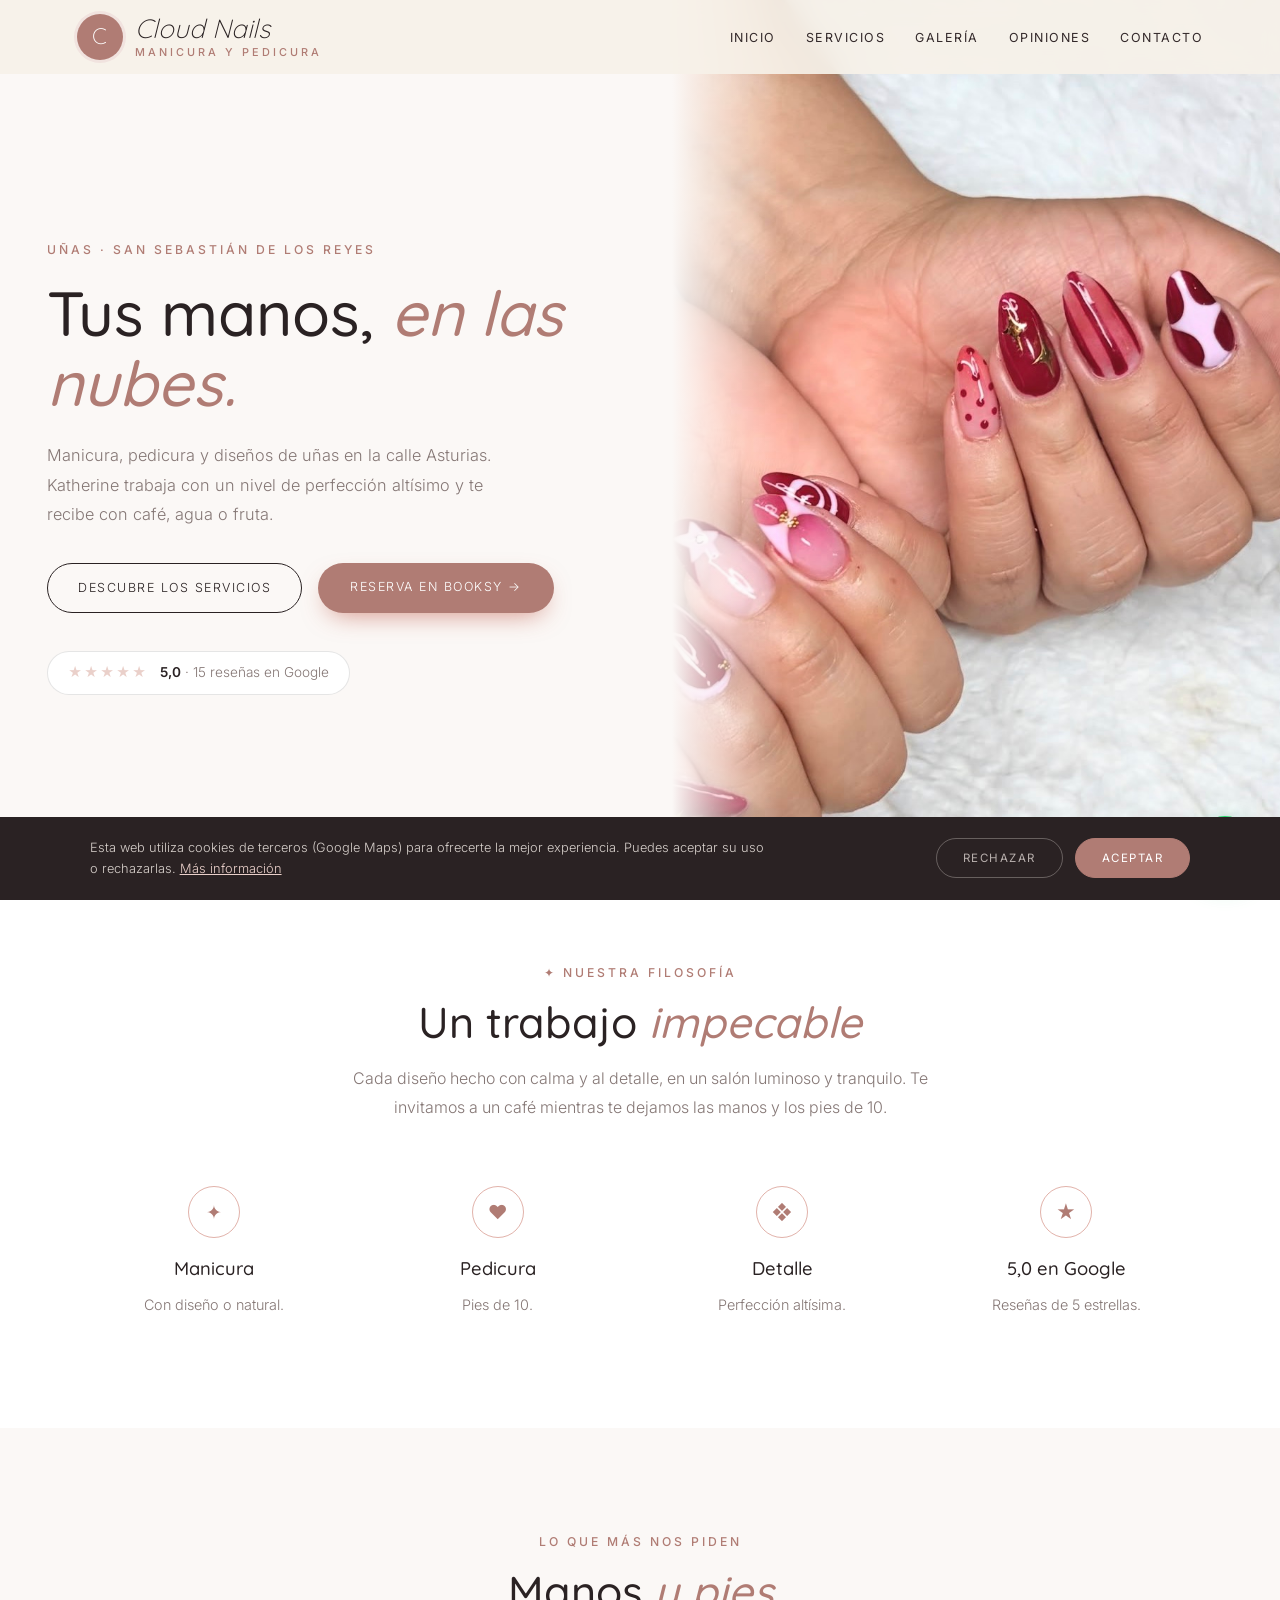
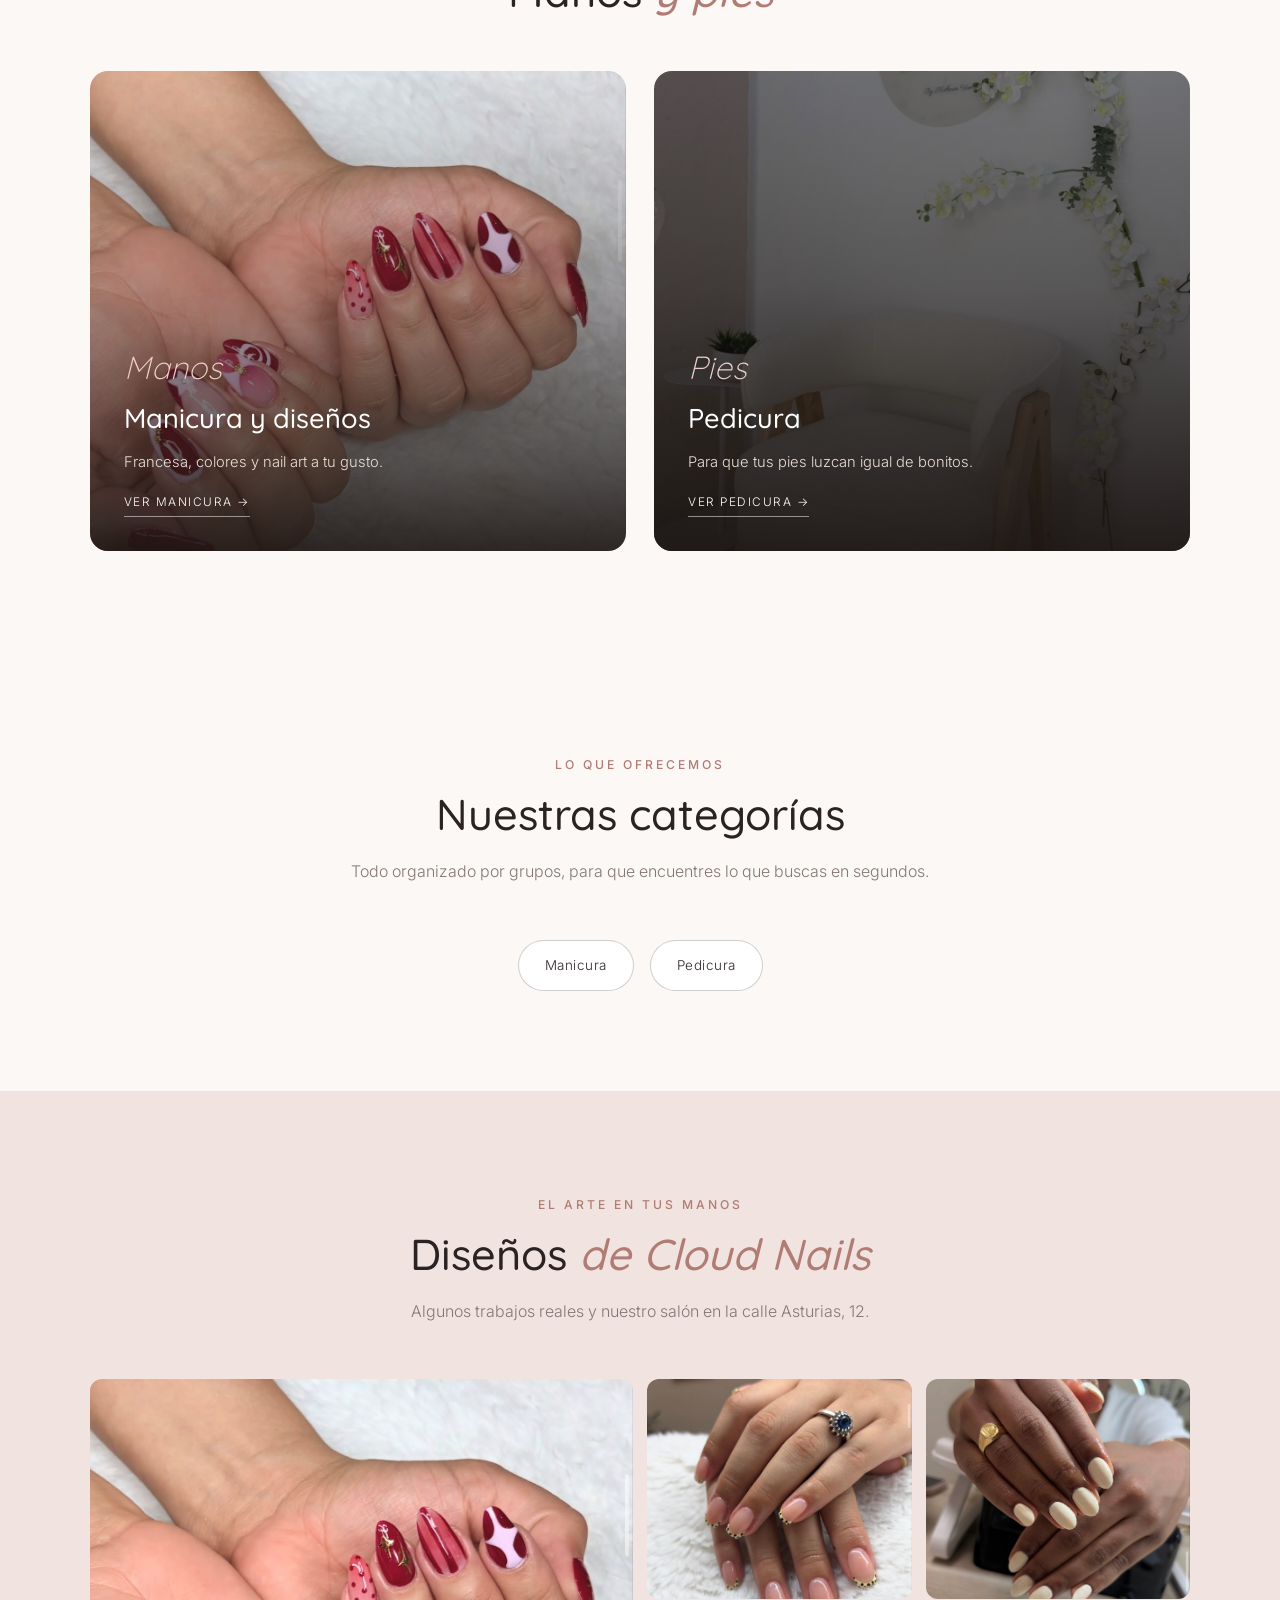
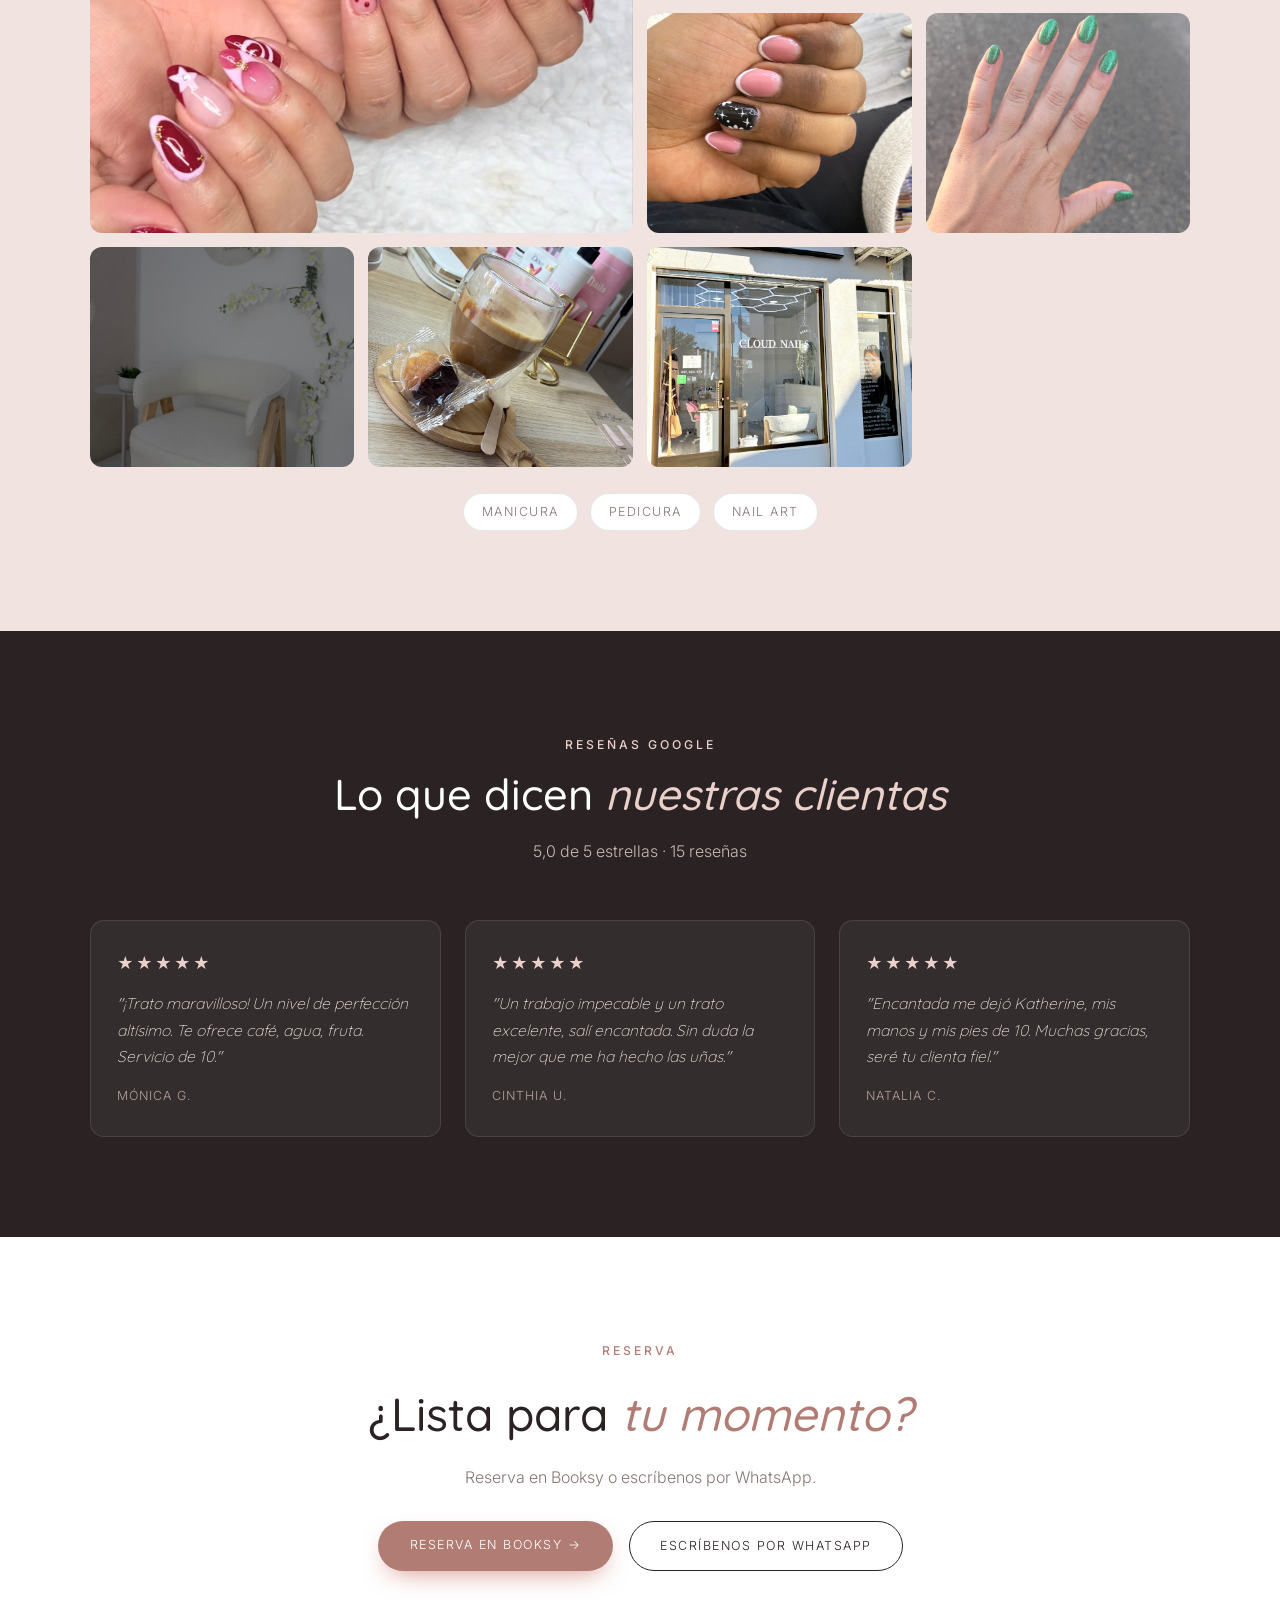
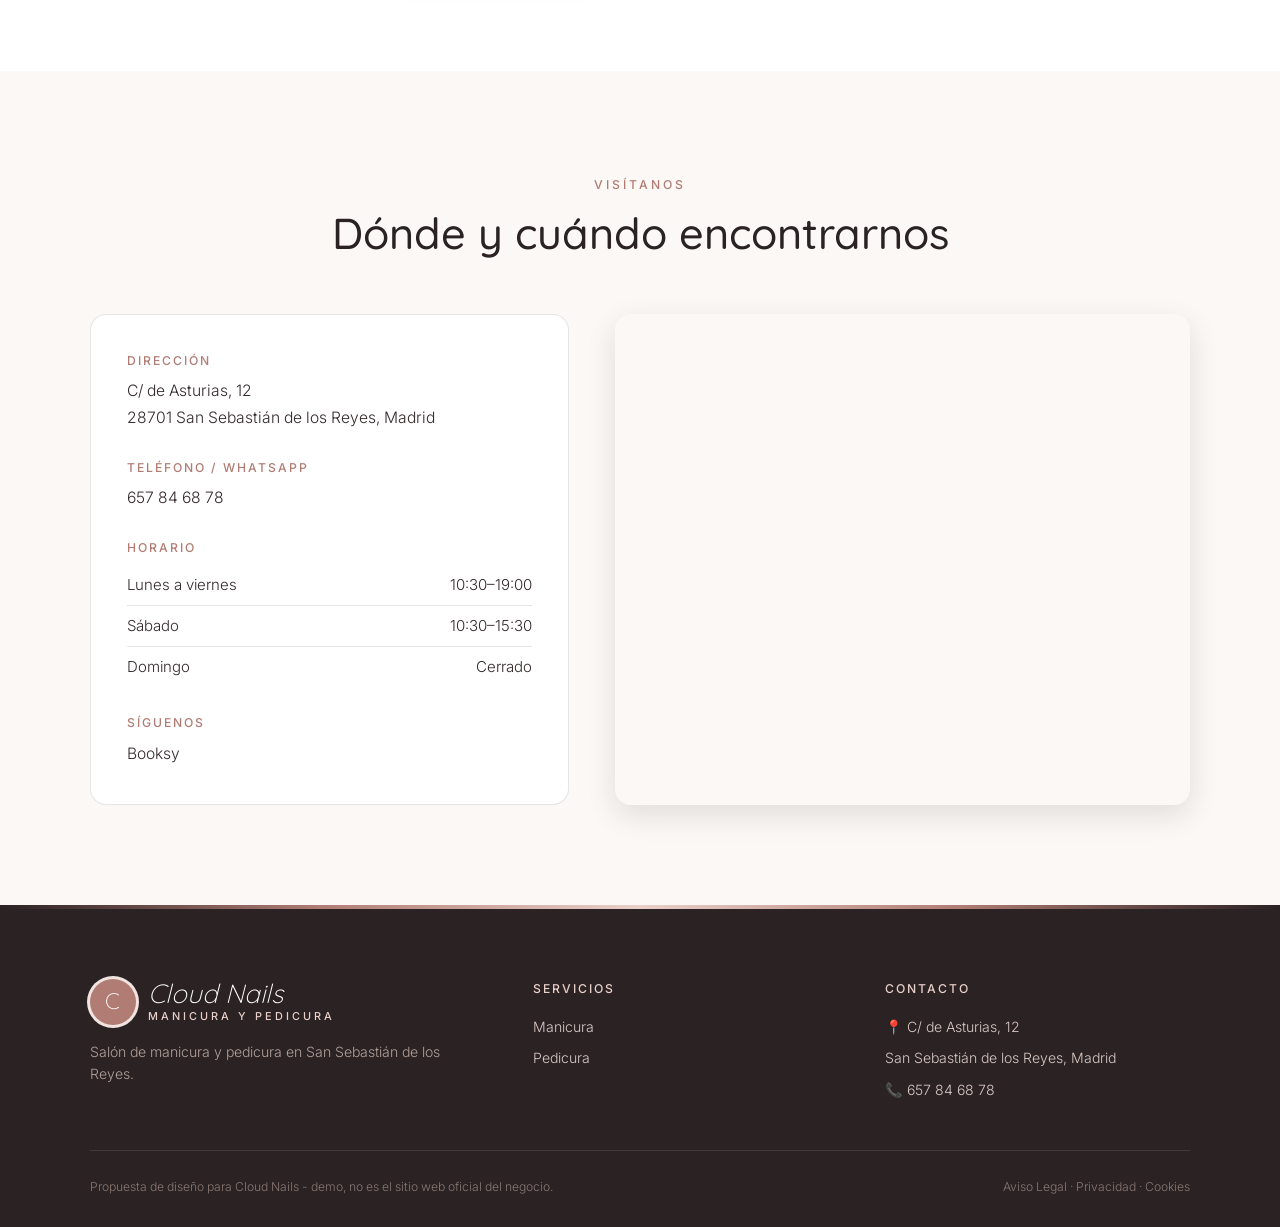
<file: index.html>
<!DOCTYPE html>
<html lang="es">
<head>
<meta charset="UTF-8">
<meta name="viewport" content="width=device-width, initial-scale=1.0">
<title>Cloud Nails — Salón de manicura y pedicura en San Sebastián de los Reyes</title>
<meta name="description" content="Cloud Nails, salón de manicura y pedicura en C/ de Asturias 12, San Sebastián de los Reyes. Manicura, pedicura y diseños de uñas con Katherine, con un trato maravilloso. 5,0★ en Google. Reserva en Booksy.">
<meta name="theme-color" content="#2a2223">
<meta property="og:title" content="Cloud Nails · San Sebastián de los Reyes">
<meta property="og:image" content="maps_03.jpg">

<link rel="preconnect" href="https://fonts.googleapis.com"><link rel="preconnect" href="https://fonts.gstatic.com" crossorigin><link href="https://fonts.googleapis.com/css2?family=Quicksand:wght@500;600&family=Inter:wght@300;400;500;600&display=swap" rel="stylesheet">
<link rel="stylesheet" href="styles.css">
</head>
<body>

<header id="header">
  <a href="index.html" class="logo" aria-label="Cloud Nails, inicio"><span class="logo-mark">C</span><span class="logo-text"><span class="script">Cloud Nails</span><small>manicura y pedicura</small></span></a>
  <nav id="nav" aria-label="Navegación principal"><ul><li><a href="index.html#inicio">Inicio</a></li><li><a href="servicios.html">Servicios</a></li><li><a href="index.html#galeria">Galería</a></li><li><a href="index.html#opiniones">Opiniones</a></li><li><a href="index.html#contacto">Contacto</a></li></ul></nav><button class="nav-toggle" id="navToggle" aria-label="Abrir menú">☰</button>
</header>

<section class="hero" id="inicio">
  <div class="hero-text">
    <span class="eyebrow">Uñas · San Sebastián de los Reyes</span>
    <h1>Tus manos, <em>en las nubes.</em></h1>
    <p>Manicura, pedicura y diseños de uñas en la calle Asturias. Katherine trabaja con un nivel de perfección altísimo y te recibe con café, agua o fruta.</p>
    <div class="hero-ctas">
      <a href="servicios.html" class="btn-outline">Descubre los servicios</a>
      <a href="https://cloudnails58.booksy.com/k/" class="btn-solid" target="_blank" rel="noopener">Reserva en Booksy →</a>
    </div>
    <a class="hero-rating" href="https://www.google.com/maps/search/?api=1&query=Cloud+Nails,+Calle+de+Asturias+12,+San+Sebasti%C3%A1n+de+los+Reyes" target="_blank" rel="noopener"><span class="stars">★★★★★</span><span><strong>5,0</strong> · 15 reseñas en Google</span></a>
  </div>
  <div class="hero-img"><img src="maps_03.jpg" alt="Diseño de uñas en Cloud Nails, San Sebastián de los Reyes" style="object-position:center 50%;"></div>
</section>

<section class="trust">
  <div class="section-head">
    <span class="eyebrow">✦ Nuestra filosofía</span>
    <h2>Un trabajo <em>impecable</em></h2>
    <p>Cada diseño hecho con calma y al detalle, en un salón luminoso y tranquilo. Te invitamos a un café mientras te dejamos las manos y los pies de 10.</p>
  </div>
  <div class="trust-grid">
    <div class="trust-card"><span class="trust-ic">✦</span><h3>Manicura</h3><p>Con diseño o natural.</p></div>
    <div class="trust-card"><span class="trust-ic">♥</span><h3>Pedicura</h3><p>Pies de 10.</p></div>
    <div class="trust-card"><span class="trust-ic">❖</span><h3>Detalle</h3><p>Perfección altísima.</p></div>
    <div class="trust-card"><span class="trust-ic">★</span><h3>5,0 en Google</h3><p>Reseñas de 5 estrellas.</p></div>
  </div>
</section>

<section class="worlds">
  <div class="section-head">
    <span class="eyebrow">Lo que más nos piden</span>
    <h2>Manos <em>y pies</em></h2>
  </div>
  <div class="worlds-grid">
    <a href="servicios.html#manos" class="world-card"><img src="maps_03.jpg" alt="Manicura y diseños"><div class="world-text"><span class="script">Manos</span><h3>Manicura y diseños</h3><p>Francesa, colores y nail art a tu gusto.</p><span class="world-link">Ver manicura →</span></div></a>
    <a href="servicios.html#pies" class="world-card"><img src="maps_06.jpg" alt="Pedicura"><div class="world-text"><span class="script">Pies</span><h3>Pedicura</h3><p>Para que tus pies luzcan igual de bonitos.</p><span class="world-link">Ver pedicura →</span></div></a>
  </div>
</section>

<section>
  <div class="section-head">
    <span class="eyebrow">Lo que ofrecemos</span>
    <h2>Nuestras categorías</h2>
    <p>Todo organizado por grupos, para que encuentres lo que buscas en segundos.</p>
  </div>
  <div class="cat-pills">
    <a href="servicios.html#manos" class="cat-pill">Manicura</a>
    <a href="servicios.html#pies" class="cat-pill">Pedicura</a>
  </div>
</section>

<section class="gallery-wrap" id="galeria">
  <div class="section-head">
    <span class="eyebrow">El arte en tus manos</span>
    <h2>Diseños <em>de Cloud Nails</em></h2>
    <p>Algunos trabajos reales y nuestro salón en la calle Asturias, 12.</p>
  </div>
  <div class="gallery">
    <figure class="big"><img src="maps_03.jpg" alt="Nail art en granate y rosa" loading="lazy"></figure>
    <figure><img src="maps_04.jpg" alt="Francesa con detalle de leopardo" loading="lazy"></figure>
    <figure><img src="maps_09.jpg" alt="Manicura en tono crema" loading="lazy"></figure>
    <figure><img src="maps_10.jpg" alt="Diseño con estrellas" loading="lazy"></figure>
    <figure><img src="maps_07.jpg" alt="Manicura en verde" loading="lazy"></figure>
    <figure><img src="maps_06.jpg" alt="Rincón de Cloud Nails" loading="lazy"></figure>
    <figure><img src="maps_08.jpg" alt="Café para nuestras clientas" loading="lazy"></figure>
    <figure><img src="maps_05.jpg" alt="Fachada de Cloud Nails" loading="lazy"></figure>
  </div>
  <div class="brands"><span>Manicura</span><span>Pedicura</span><span>Nail art</span></div>
</section>

<section class="reviews-wrap" id="opiniones">
  <div class="section-head">
    <span class="eyebrow">Reseñas Google</span>
    <h2>Lo que dicen <em>nuestras clientas</em></h2>
    <p>5,0 de 5 estrellas · 15 reseñas</p>
  </div>
  <div class="review-grid">
    <div class="review-card"><div class="stars">★★★★★</div><p>"¡Trato maravilloso! Un nivel de perfección altísimo. Te ofrece café, agua, fruta. Servicio de 10."</p><cite>Mónica G.</cite></div>
    <div class="review-card"><div class="stars">★★★★★</div><p>"Un trabajo impecable y un trato excelente, salí encantada. Sin duda la mejor que me ha hecho las uñas."</p><cite>Cinthia U.</cite></div>
    <div class="review-card"><div class="stars">★★★★★</div><p>"Encantada me dejó Katherine, mis manos y mis pies de 10. Muchas gracias, seré tu clienta fiel."</p><cite>Natalia C.</cite></div>
  </div>
</section>

<section class="cta-section">
  <span class="eyebrow">Reserva</span>
  <h2>¿Lista para <em>tu momento?</em></h2>
  <p>Reserva en Booksy o escríbenos por WhatsApp.</p>
  <div class="cta-row">
    <a href="https://cloudnails58.booksy.com/k/" class="btn-solid" target="_blank" rel="noopener">Reserva en Booksy →</a>
    <a href="https://wa.me/34657846878?text=Hola%2C%20quiero%20pedir%20cita%20en%20Cloud%20Nails" class="btn-outline" target="_blank" rel="noopener">Escríbenos por WhatsApp</a>
  </div>
</section>

<section class="contact-section" id="contacto">
  <div class="section-head">
    <span class="eyebrow">Visítanos</span>
    <h2>Dónde y cuándo encontrarnos</h2>
  </div>
  <div class="contact-grid">
    <div class="contact-info">
      <div class="contact-block"><h3>Dirección</h3><p>C/ de Asturias, 12<br>28701 San Sebastián de los Reyes, Madrid</p></div>
      <div class="contact-block"><h3>Teléfono / WhatsApp</h3><p><a href="tel:+34657846878">657 84 68 78</a></p></div>
      <div class="contact-block"><h3>Horario</h3><ul class="hours-list"><li><span>Lunes a viernes</span><span>10:30–19:00</span></li><li><span>Sábado</span><span>10:30–15:30</span></li><li><span>Domingo</span><span>Cerrado</span></li></ul></div>
      <div class="contact-block"><h3>Síguenos</h3><p><a href="https://cloudnails58.booksy.com/k/" target="_blank" rel="noopener">Booksy</a></p></div>
    </div>
    <div class="contact-map">
      <iframe title="Mapa de Cloud Nails" src="https://www.google.com/maps?q=Cloud+Nails,+Calle+de+Asturias+12,+San+Sebasti%C3%A1n+de+los+Reyes&output=embed" width="100%" height="100%" style="border:0;" allowfullscreen="" loading="lazy" referrerpolicy="no-referrer-when-downgrade"></iframe>
    </div>
  </div>
</section>

<footer>
  <div class="footer-grid">
    <div class="footer-brand">
      <a href="index.html" class="logo light"><span class="logo-mark">C</span><span class="logo-text"><span class="script">Cloud Nails</span><small>manicura y pedicura</small></span></a>
      <p>Salón de manicura y pedicura en San Sebastián de los Reyes.</p>
    </div>
    <div><h4>Servicios</h4><ul><li><a href="servicios.html#manos">Manicura</a></li><li><a href="servicios.html#pies">Pedicura</a></li></ul></div>
    <div><h4>Contacto</h4><ul><li>📍 C/ de Asturias, 12</li><li>San Sebastián de los Reyes, Madrid</li><li>📞 <a href="tel:+34657846878">657 84 68 78</a></li></ul></div>
  </div>
  <div class="footer-bottom">
    <span>Propuesta de diseño para Cloud Nails - demo, no es el sitio web oficial del negocio.</span>
    <span><a href="aviso-legal.html">Aviso Legal</a> &middot; <a href="politica-privacidad.html">Privacidad</a> &middot; <a href="politica-cookies.html">Cookies</a></span>
  </div>
</footer>

<div id="cookie-banner" class="cookie-banner"><p>Esta web utiliza cookies de terceros (Google Maps) para ofrecerte la mejor experiencia. Puedes aceptar su uso o rechazarlas. <a href="politica-cookies.html">Más información</a></p><div class="cookie-actions"><button onclick="setCookieChoice('rejected')" class="ck-reject">Rechazar</button><button onclick="setCookieChoice('accepted')" class="ck-accept">Aceptar</button></div></div>
<div class="social-fabs"><a class="wa-fab" href="https://wa.me/34657846878?text=Hola%2C%20quiero%20pedir%20cita%20en%20Cloud%20Nails" target="_blank" rel="noopener" aria-label="Escribir por WhatsApp"><svg width="28" height="28" viewBox="0 0 24 24" fill="white"><path d="M17.5 14.4c-.3-.1-1.8-.9-2-1s-.5-.1-.7.1-.8 1-.9 1.2-.3.2-.6.1a8.2 8.2 0 0 1-2.4-1.5 9 9 0 0 1-1.7-2.1c-.2-.3 0-.5.1-.6l.4-.5.3-.5v-.5l-.9-2.2c-.2-.6-.5-.5-.7-.5h-.6a1.1 1.1 0 0 0-.8.4 3.4 3.4 0 0 0-1 2.5 5.9 5.9 0 0 0 1.2 3.1 13.5 13.5 0 0 0 5.2 4.6c2.6 1 2.6.7 3.1.6a2.6 2.6 0 0 0 1.7-1.2 2.1 2.1 0 0 0 .2-1.2c-.1-.1-.3-.2-.6-.3ZM12 21.8a9.8 9.8 0 0 1-5-1.4l-.4-.2-3.7 1 1-3.6-.2-.4A9.8 9.8 0 1 1 12 21.8Zm8.4-18.3A11.8 11.8 0 0 0 1.8 17.7L.2 23.8l6.3-1.6a11.8 11.8 0 0 0 5.6 1.4A11.8 11.8 0 0 0 20.4 3.5Z"/></svg></a></div>
<script src="main.js"></script>
</body>
</html>
</file>
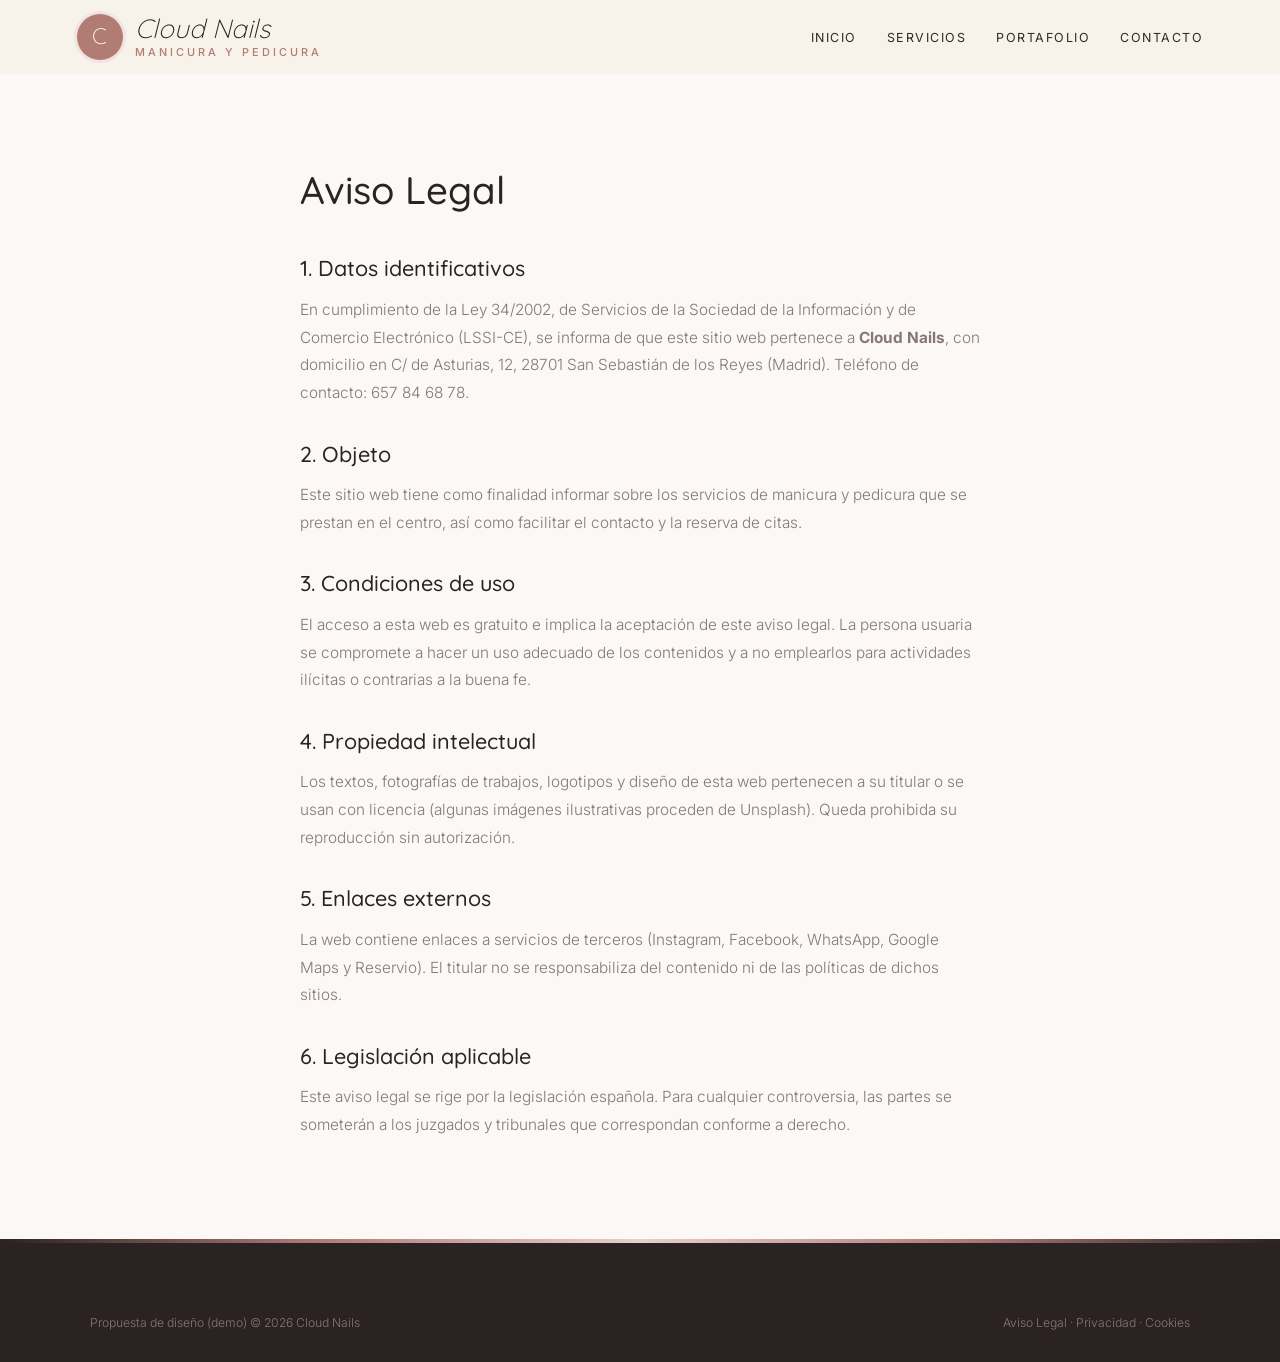
<file: aviso-legal.html>
<!DOCTYPE html>
<html lang="es">
<head>
<meta charset="UTF-8">
<meta name="viewport" content="width=device-width, initial-scale=1.0">
<title>Aviso Legal — Cloud Nails</title>
<meta name="robots" content="noindex">

<link rel="preconnect" href="https://fonts.googleapis.com">
<link href="https://fonts.googleapis.com/css2?family=Quicksand:wght@500;600&family=Inter:wght@300;400;500;600&display=swap" rel="stylesheet">
<link rel="stylesheet" href="styles.css">
</head>
<body>
<header id="header" class="scrolled">
  <a href="index.html" class="logo" aria-label="Cloud Nails, inicio">
    <span class="logo-mark">C</span>
    <span class="logo-text"><span class="script">Cloud Nails</span><small>manicura y pedicura</small></span>
  </a>
  <nav id="nav" aria-label="Navegación principal">
    <ul>
      <li><a href="index.html#inicio">Inicio</a></li>
      <li><a href="servicios.html">Servicios</a></li>
      <li><a href="portafolio.html">Portafolio</a></li>
      <li><a href="index.html#contacto">Contacto</a></li>
    </ul>
  </nav>
  <button class="nav-toggle" id="navToggle" aria-label="Abrir menú">☰</button>
</header>
<main class="legal"><h1>Aviso Legal</h1>
<h2>1. Datos identificativos</h2>
<p>En cumplimiento de la Ley 34/2002, de Servicios de la Sociedad de la Información y de Comercio Electrónico (LSSI-CE), se informa de que este sitio web pertenece a <strong>Cloud Nails</strong>, con domicilio en C/ de Asturias, 12, 28701 San Sebastián de los Reyes (Madrid). Teléfono de contacto: 657 84 68 78.</p>
<h2>2. Objeto</h2>
<p>Este sitio web tiene como finalidad informar sobre los servicios de manicura y pedicura que se prestan en el centro, así como facilitar el contacto y la reserva de citas.</p>
<h2>3. Condiciones de uso</h2>
<p>El acceso a esta web es gratuito e implica la aceptación de este aviso legal. La persona usuaria se compromete a hacer un uso adecuado de los contenidos y a no emplearlos para actividades ilícitas o contrarias a la buena fe.</p>
<h2>4. Propiedad intelectual</h2>
<p>Los textos, fotografías de trabajos, logotipos y diseño de esta web pertenecen a su titular o se usan con licencia (algunas imágenes ilustrativas proceden de Unsplash). Queda prohibida su reproducción sin autorización.</p>
<h2>5. Enlaces externos</h2>
<p>La web contiene enlaces a servicios de terceros (Instagram, Facebook, WhatsApp, Google Maps y Reservio). El titular no se responsabiliza del contenido ni de las políticas de dichos sitios.</p>
<h2>6. Legislación aplicable</h2>
<p>Este aviso legal se rige por la legislación española. Para cualquier controversia, las partes se someterán a los juzgados y tribunales que correspondan conforme a derecho.</p></main>
<footer>
  <div class="footer-bottom" style="margin-top:0">
    <span>Propuesta de diseño (demo) © 2026 Cloud Nails</span>
    <span><a href="aviso-legal.html">Aviso Legal</a> &middot; <a href="politica-privacidad.html">Privacidad</a> &middot; <a href="politica-cookies.html">Cookies</a></span>
  </div>
</footer>
<script src="main.js"></script>
</body>
</html>
</file>
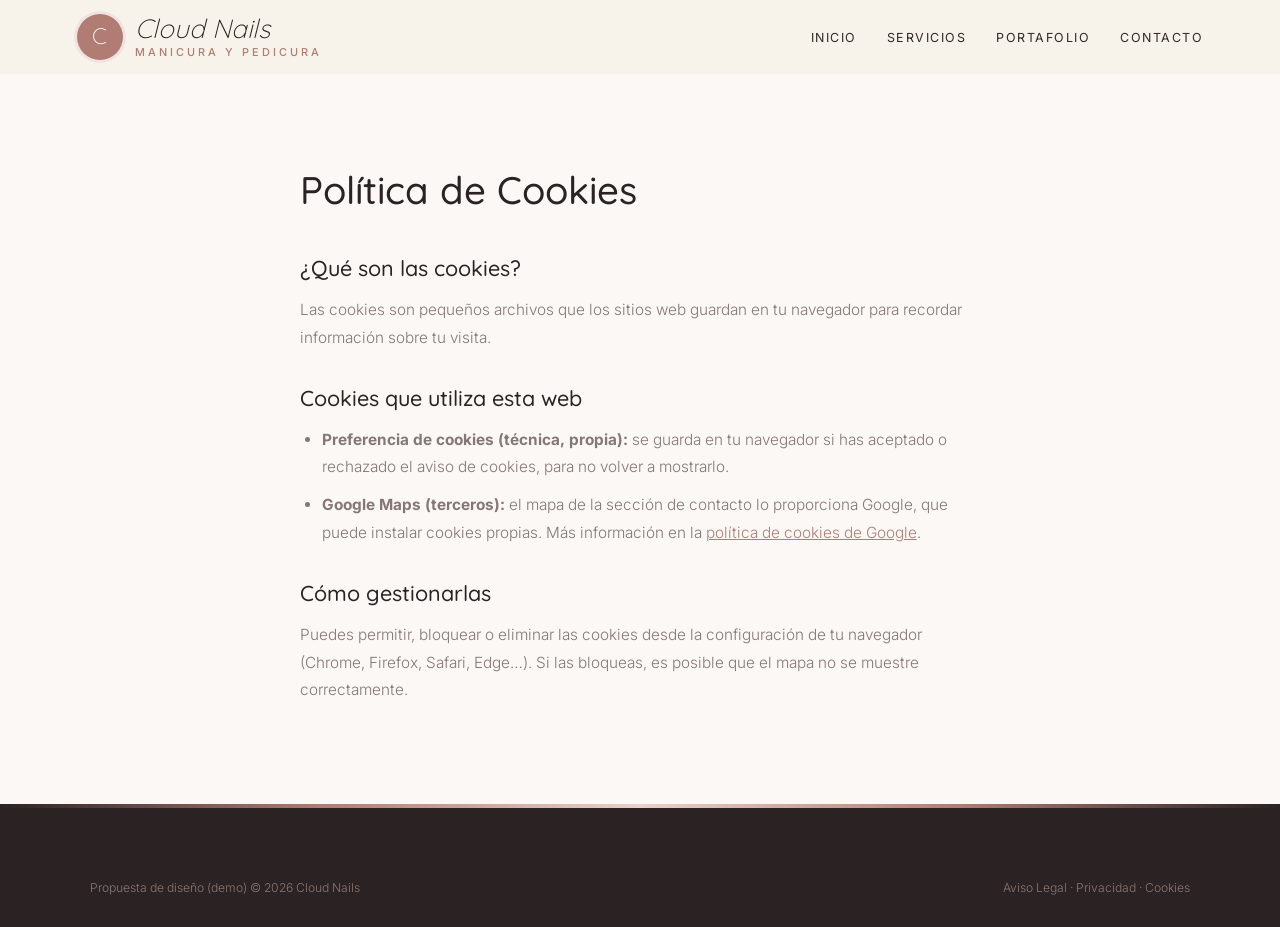
<file: politica-cookies.html>
<!DOCTYPE html>
<html lang="es">
<head>
<meta charset="UTF-8">
<meta name="viewport" content="width=device-width, initial-scale=1.0">
<title>Política de Cookies — Cloud Nails</title>
<meta name="robots" content="noindex">

<link rel="preconnect" href="https://fonts.googleapis.com">
<link href="https://fonts.googleapis.com/css2?family=Quicksand:wght@500;600&family=Inter:wght@300;400;500;600&display=swap" rel="stylesheet">
<link rel="stylesheet" href="styles.css">
</head>
<body>
<header id="header" class="scrolled">
  <a href="index.html" class="logo" aria-label="Cloud Nails, inicio">
    <span class="logo-mark">C</span>
    <span class="logo-text"><span class="script">Cloud Nails</span><small>manicura y pedicura</small></span>
  </a>
  <nav id="nav" aria-label="Navegación principal">
    <ul>
      <li><a href="index.html#inicio">Inicio</a></li>
      <li><a href="servicios.html">Servicios</a></li>
      <li><a href="portafolio.html">Portafolio</a></li>
      <li><a href="index.html#contacto">Contacto</a></li>
    </ul>
  </nav>
  <button class="nav-toggle" id="navToggle" aria-label="Abrir menú">☰</button>
</header>
<main class="legal"><h1>Política de Cookies</h1>
<h2>¿Qué son las cookies?</h2>
<p>Las cookies son pequeños archivos que los sitios web guardan en tu navegador para recordar información sobre tu visita.</p>
<h2>Cookies que utiliza esta web</h2>
<ul>
<li><strong>Preferencia de cookies (técnica, propia):</strong> se guarda en tu navegador si has aceptado o rechazado el aviso de cookies, para no volver a mostrarlo.</li>
<li><strong>Google Maps (terceros):</strong> el mapa de la sección de contacto lo proporciona Google, que puede instalar cookies propias. Más información en la <a href="https://policies.google.com/technologies/cookies" target="_blank" rel="noopener">política de cookies de Google</a>.</li>
</ul>
<h2>Cómo gestionarlas</h2>
<p>Puedes permitir, bloquear o eliminar las cookies desde la configuración de tu navegador (Chrome, Firefox, Safari, Edge…). Si las bloqueas, es posible que el mapa no se muestre correctamente.</p></main>
<footer>
  <div class="footer-bottom" style="margin-top:0">
    <span>Propuesta de diseño (demo) © 2026 Cloud Nails</span>
    <span><a href="aviso-legal.html">Aviso Legal</a> &middot; <a href="politica-privacidad.html">Privacidad</a> &middot; <a href="politica-cookies.html">Cookies</a></span>
  </div>
</footer>
<script src="main.js"></script>
</body>
</html>
</file>
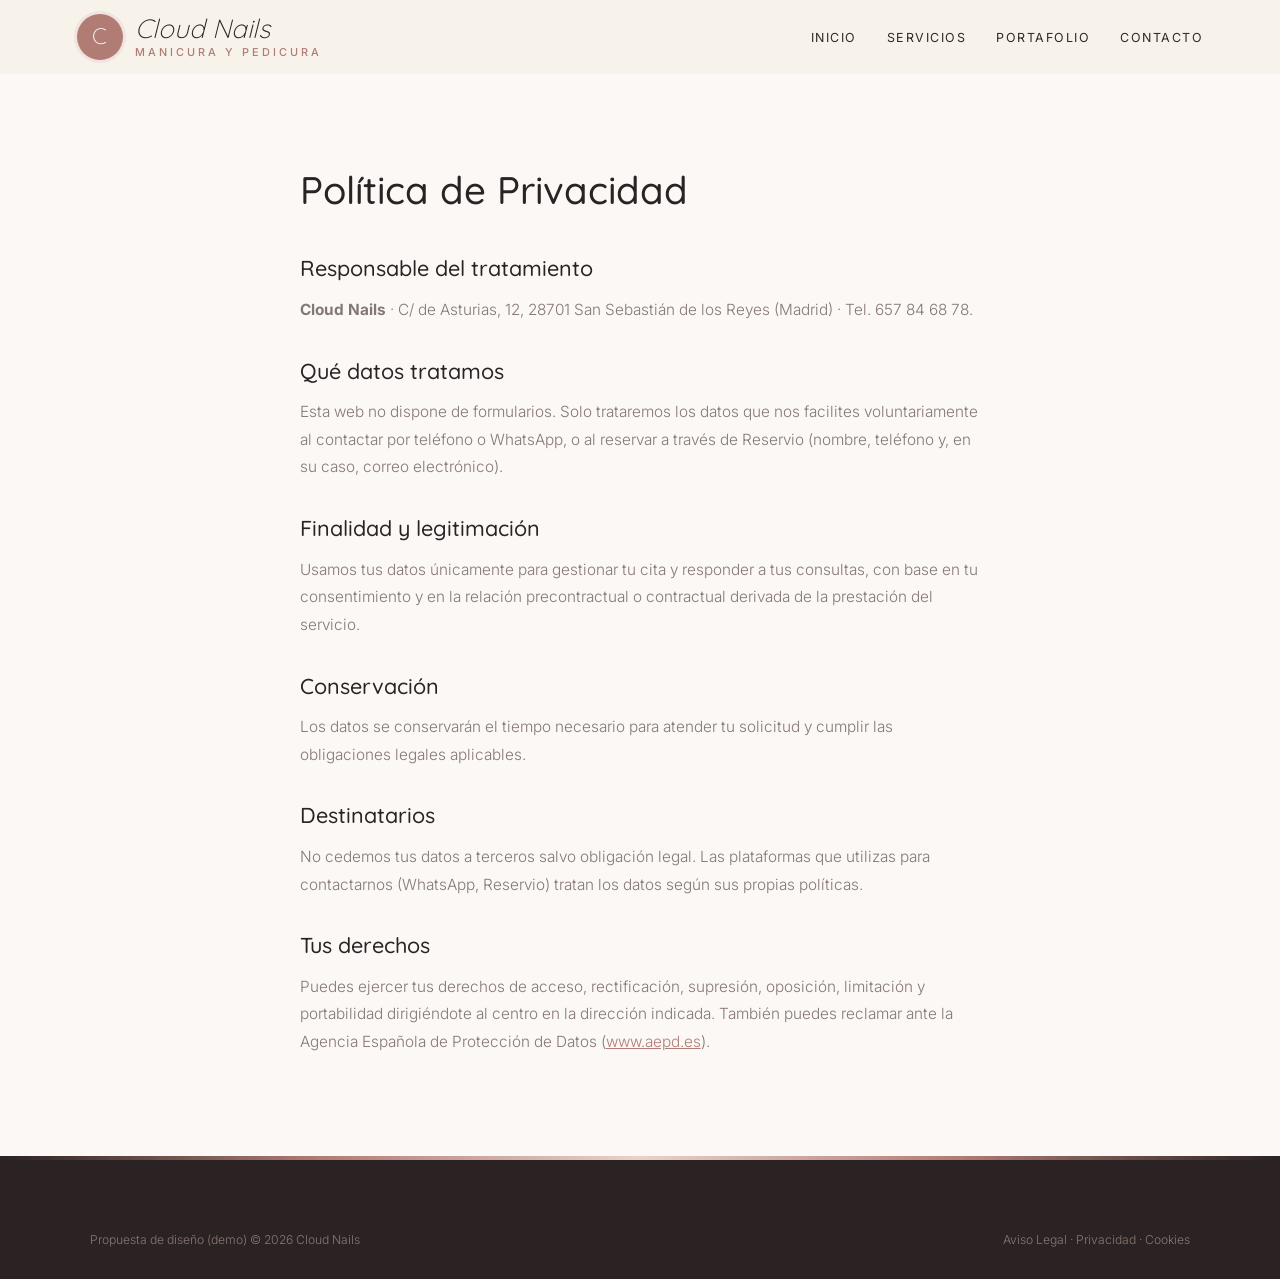
<file: politica-privacidad.html>
<!DOCTYPE html>
<html lang="es">
<head>
<meta charset="UTF-8">
<meta name="viewport" content="width=device-width, initial-scale=1.0">
<title>Política de Privacidad — Cloud Nails</title>
<meta name="robots" content="noindex">

<link rel="preconnect" href="https://fonts.googleapis.com">
<link href="https://fonts.googleapis.com/css2?family=Quicksand:wght@500;600&family=Inter:wght@300;400;500;600&display=swap" rel="stylesheet">
<link rel="stylesheet" href="styles.css">
</head>
<body>
<header id="header" class="scrolled">
  <a href="index.html" class="logo" aria-label="Cloud Nails, inicio">
    <span class="logo-mark">C</span>
    <span class="logo-text"><span class="script">Cloud Nails</span><small>manicura y pedicura</small></span>
  </a>
  <nav id="nav" aria-label="Navegación principal">
    <ul>
      <li><a href="index.html#inicio">Inicio</a></li>
      <li><a href="servicios.html">Servicios</a></li>
      <li><a href="portafolio.html">Portafolio</a></li>
      <li><a href="index.html#contacto">Contacto</a></li>
    </ul>
  </nav>
  <button class="nav-toggle" id="navToggle" aria-label="Abrir menú">☰</button>
</header>
<main class="legal"><h1>Política de Privacidad</h1>
<h2>Responsable del tratamiento</h2>
<p><strong>Cloud Nails</strong> · C/ de Asturias, 12, 28701 San Sebastián de los Reyes (Madrid) · Tel. 657 84 68 78.</p>
<h2>Qué datos tratamos</h2>
<p>Esta web no dispone de formularios. Solo trataremos los datos que nos facilites voluntariamente al contactar por teléfono o WhatsApp, o al reservar a través de Reservio (nombre, teléfono y, en su caso, correo electrónico).</p>
<h2>Finalidad y legitimación</h2>
<p>Usamos tus datos únicamente para gestionar tu cita y responder a tus consultas, con base en tu consentimiento y en la relación precontractual o contractual derivada de la prestación del servicio.</p>
<h2>Conservación</h2>
<p>Los datos se conservarán el tiempo necesario para atender tu solicitud y cumplir las obligaciones legales aplicables.</p>
<h2>Destinatarios</h2>
<p>No cedemos tus datos a terceros salvo obligación legal. Las plataformas que utilizas para contactarnos (WhatsApp, Reservio) tratan los datos según sus propias políticas.</p>
<h2>Tus derechos</h2>
<p>Puedes ejercer tus derechos de acceso, rectificación, supresión, oposición, limitación y portabilidad dirigiéndote al centro en la dirección indicada. También puedes reclamar ante la Agencia Española de Protección de Datos (<a href="https://www.aepd.es" target="_blank" rel="noopener">www.aepd.es</a>).</p></main>
<footer>
  <div class="footer-bottom" style="margin-top:0">
    <span>Propuesta de diseño (demo) © 2026 Cloud Nails</span>
    <span><a href="aviso-legal.html">Aviso Legal</a> &middot; <a href="politica-privacidad.html">Privacidad</a> &middot; <a href="politica-cookies.html">Cookies</a></span>
  </div>
</footer>
<script src="main.js"></script>
</body>
</html>
</file>
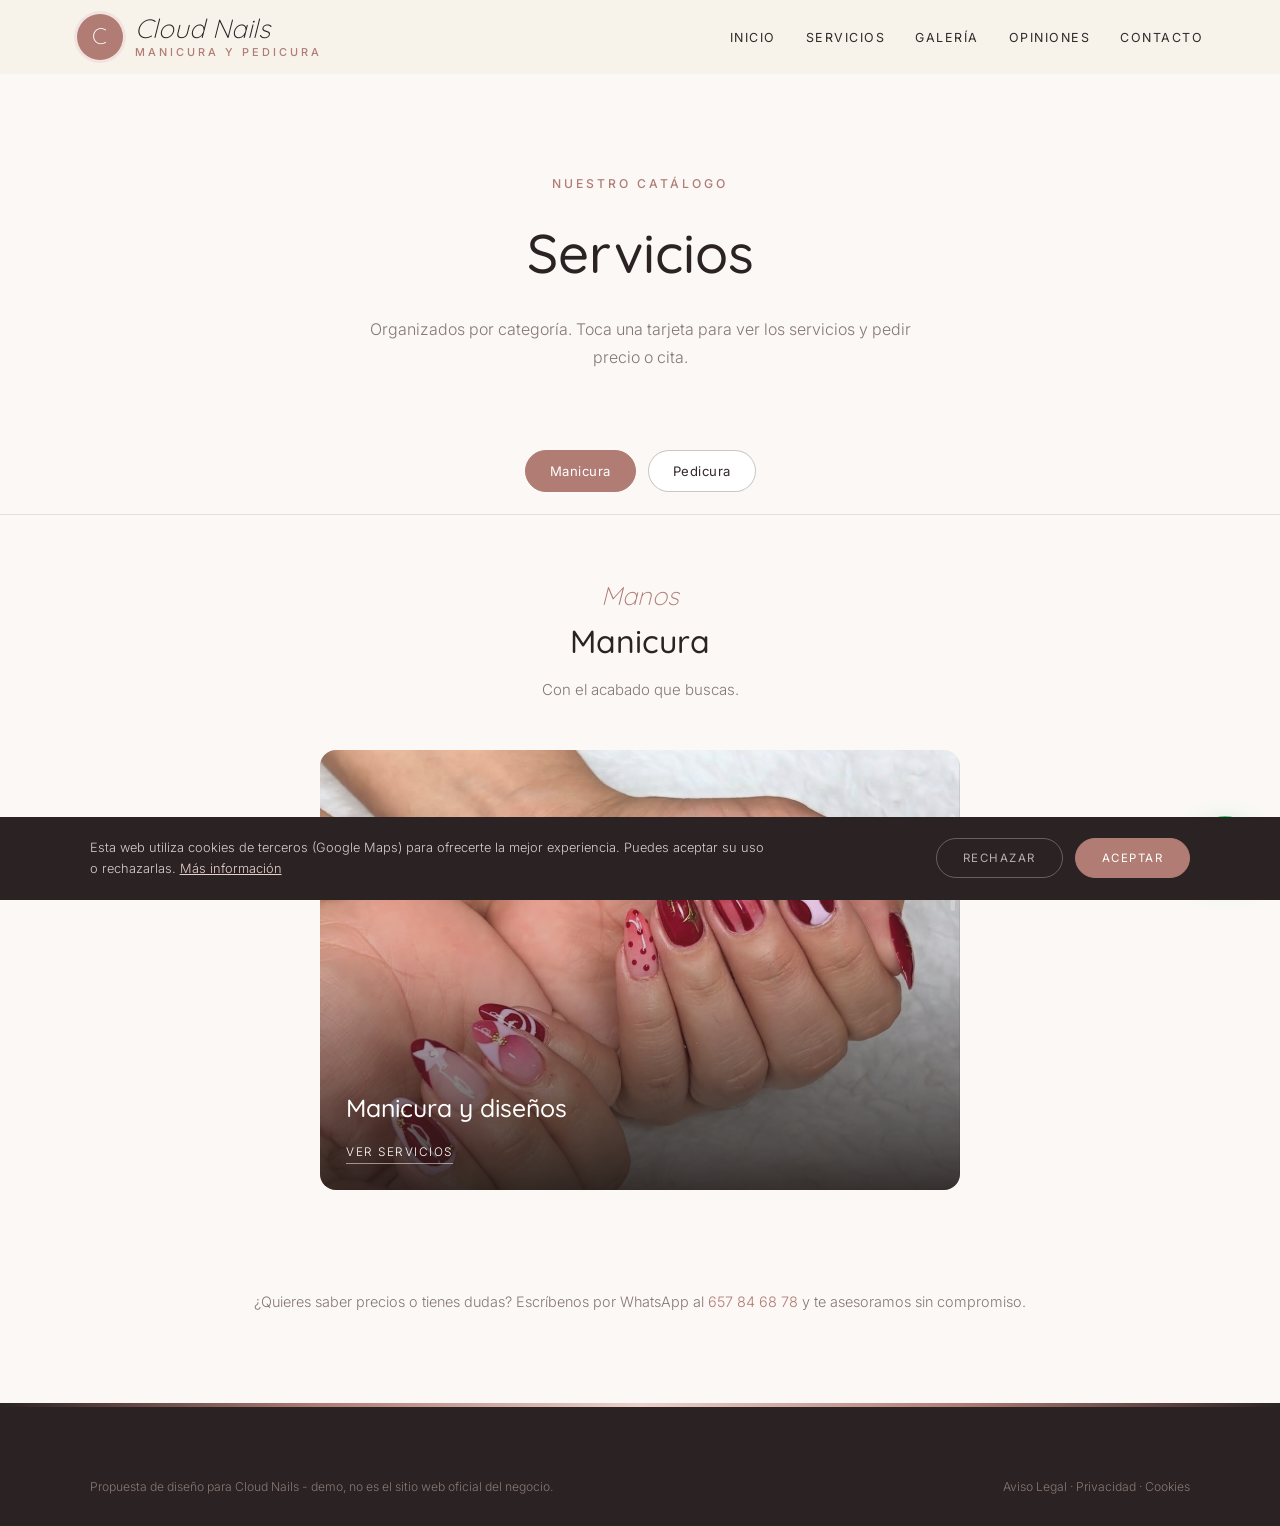
<file: servicios.html>
<!DOCTYPE html>
<html lang="es">
<head>
<meta charset="UTF-8">
<meta name="viewport" content="width=device-width, initial-scale=1.0">
<title>Servicios — Cloud Nails · San Sebastián de los Reyes</title>
<meta name="description" content="Servicios de Cloud Nails en San Sebastián de los Reyes.">

<link rel="preconnect" href="https://fonts.googleapis.com"><link rel="preconnect" href="https://fonts.gstatic.com" crossorigin><link href="https://fonts.googleapis.com/css2?family=Quicksand:wght@500;600&family=Inter:wght@300;400;500;600&display=swap" rel="stylesheet">
<link rel="stylesheet" href="styles.css">
</head>
<body>

<header id="header" class="scrolled">
  <a href="index.html" class="logo" aria-label="Cloud Nails, inicio"><span class="logo-mark">C</span><span class="logo-text"><span class="script">Cloud Nails</span><small>manicura y pedicura</small></span></a>
  <nav id="nav" aria-label="Navegación principal"><ul><li><a href="index.html#inicio">Inicio</a></li><li><a href="servicios.html">Servicios</a></li><li><a href="index.html#galeria">Galería</a></li><li><a href="index.html#opiniones">Opiniones</a></li><li><a href="index.html#contacto">Contacto</a></li></ul></nav><button class="nav-toggle" id="navToggle" aria-label="Abrir menú">☰</button>
</header>

<div class="page-hero">
  <span class="eyebrow">Nuestro catálogo</span>
  <h1>Servicios</h1>
  <p>Organizados por categoría. Toca una tarjeta para ver los servicios y pedir precio o cita.</p>
</div>

<div class="tabs">
  <button class="tab-btn active" data-tab="manos">Manicura</button>
  <button class="tab-btn" data-tab="pies">Pedicura</button>
  
</div>

<div class="tab-panel active" id="manos">
  <div class="tab-intro"><span class="script">Manos</span><h2>Manicura</h2><p>Con el acabado que buscas.</p></div>
  <div class="cat-grid single">
    <div class="cat-card" onclick="openModal('manicura')"><img src="maps_03.jpg" alt="Manicura y diseños" loading="lazy"><div class="cat-card-text"><h3>Manicura y diseños</h3><span>Ver servicios</span></div></div>
  </div>
</div>

<div class="tab-panel" id="pies">
  <div class="tab-intro"><span class="script">Pies</span><h2>Pedicura</h2><p>Pies cuidados y bonitos.</p></div>
  <div class="cat-grid single">
    <div class="cat-card" onclick="openModal('pedicura')"><img src="maps_06.jpg" alt="Pedicura" loading="lazy"><div class="cat-card-text"><h3>Pedicura</h3><span>Ver servicios</span></div></div>
  </div>
</div>


<p class="services-note">¿Quieres saber precios o tienes dudas? Escríbenos por WhatsApp al <a href="https://wa.me/34657846878" target="_blank" rel="noopener" style="color:var(--red)">657 84 68 78</a> y te asesoramos sin compromiso.</p>

<div class="modal-overlay" id="modal-manicura"><div class="modal">
  <button class="modal-close" onclick="closeModal('manicura')" aria-label="Cerrar">×</button>
  <h3>Manicura y diseños</h3><p class="modal-sub">Manos</p>
  <div class="svc-row"><div><div class="svc-name">Manicura</div><span class="svc-desc"></span></div><div class="svc-price">Consultar</div></div>
  <div class="svc-row"><div><div class="svc-name">Francesa</div><span class="svc-desc"></span></div><div class="svc-price">Consultar</div></div>
  <div class="svc-row"><div><div class="svc-name">Diseños de uñas (nail art)</div><span class="svc-desc"></span></div><div class="svc-price">Consultar</div></div>
  <a class="modal-cta" href="https://cloudnails58.booksy.com/k/" target="_blank" rel="noopener">Reservar cita</a>
  <a class="modal-cta alt" href="https://wa.me/34657846878?text=Hola%2C%20quiero%20informaci%C3%B3n%20sobre%20manicura%20y%20dise%C3%B1os" target="_blank" rel="noopener">Consultar por WhatsApp</a>
</div></div>

<div class="modal-overlay" id="modal-pedicura"><div class="modal">
  <button class="modal-close" onclick="closeModal('pedicura')" aria-label="Cerrar">×</button>
  <h3>Pedicura</h3><p class="modal-sub">Pies</p>
  <div class="svc-row"><div><div class="svc-name">Pedicura</div><span class="svc-desc"></span></div><div class="svc-price">Consultar</div></div>
  <div class="svc-row"><div><div class="svc-name">Manos y pies en la misma cita</div><span class="svc-desc"></span></div><div class="svc-price">Consultar</div></div>
  <a class="modal-cta" href="https://cloudnails58.booksy.com/k/" target="_blank" rel="noopener">Reservar cita</a>
  <a class="modal-cta alt" href="https://wa.me/34657846878?text=Hola%2C%20quiero%20informaci%C3%B3n%20sobre%20pedicura" target="_blank" rel="noopener">Consultar por WhatsApp</a>
</div></div>


<footer>
  <div class="footer-bottom" style="margin-top:0">
    <span>Propuesta de diseño para Cloud Nails - demo, no es el sitio web oficial del negocio.</span>
    <span><a href="aviso-legal.html">Aviso Legal</a> &middot; <a href="politica-privacidad.html">Privacidad</a> &middot; <a href="politica-cookies.html">Cookies</a></span>
  </div>
</footer>

<div id="cookie-banner" class="cookie-banner"><p>Esta web utiliza cookies de terceros (Google Maps) para ofrecerte la mejor experiencia. Puedes aceptar su uso o rechazarlas. <a href="politica-cookies.html">Más información</a></p><div class="cookie-actions"><button onclick="setCookieChoice('rejected')" class="ck-reject">Rechazar</button><button onclick="setCookieChoice('accepted')" class="ck-accept">Aceptar</button></div></div>
<div class="social-fabs"><a class="wa-fab" href="https://wa.me/34657846878?text=Hola%2C%20quiero%20pedir%20cita%20en%20Cloud%20Nails" target="_blank" rel="noopener" aria-label="Escribir por WhatsApp"><svg width="28" height="28" viewBox="0 0 24 24" fill="white"><path d="M17.5 14.4c-.3-.1-1.8-.9-2-1s-.5-.1-.7.1-.8 1-.9 1.2-.3.2-.6.1a8.2 8.2 0 0 1-2.4-1.5 9 9 0 0 1-1.7-2.1c-.2-.3 0-.5.1-.6l.4-.5.3-.5v-.5l-.9-2.2c-.2-.6-.5-.5-.7-.5h-.6a1.1 1.1 0 0 0-.8.4 3.4 3.4 0 0 0-1 2.5 5.9 5.9 0 0 0 1.2 3.1 13.5 13.5 0 0 0 5.2 4.6c2.6 1 2.6.7 3.1.6a2.6 2.6 0 0 0 1.7-1.2 2.1 2.1 0 0 0 .2-1.2c-.1-.1-.3-.2-.6-.3ZM12 21.8a9.8 9.8 0 0 1-5-1.4l-.4-.2-3.7 1 1-3.6-.2-.4A9.8 9.8 0 1 1 12 21.8Zm8.4-18.3A11.8 11.8 0 0 0 1.8 17.7L.2 23.8l6.3-1.6a11.8 11.8 0 0 0 5.6 1.4A11.8 11.8 0 0 0 20.4 3.5Z"/></svg></a></div>
<script src="main.js"></script>
</body>
</html>
</file>
<file: styles.css>
:root{
  --cream:#fbf8f6; --paper:#ffffff; --tint:#f1e3df; --ink:#33292a; --dark:#2a2223; --muted:#857775;
  --red:#b07c74; --red-dark:#90625b; --teal:#b07c74; --gold:#ead0ca; --line:rgba(0,0,0,.1);
  --brand-gradient:linear-gradient(90deg,#2a2223,#b07c74,#ead0ca,#b07c74,#2a2223);
}
*{margin:0;padding:0;box-sizing:border-box;}
html{scroll-behavior:smooth;}
body{font-family:'Inter',sans-serif;background:var(--cream);color:var(--ink);overflow-x:hidden;font-weight:300;line-height:1.6;}
a{text-decoration:none;color:inherit;}
h1,h2,h3{font-family:'Quicksand',serif;font-weight:500;}
h1 em,h2 em{font-style:italic;color:var(--red);}
img{max-width:100%;display:block;}
.script{font-family:'Quicksand',serif;font-style:italic;}

/* HEADER */
header{position:fixed;top:0;left:0;right:0;z-index:100;display:flex;justify-content:space-between;align-items:center;padding:14px 6%;background:rgba(247,241,233,.92);backdrop-filter:blur(10px);-webkit-backdrop-filter:blur(10px);transition:box-shadow .3s,padding .3s;}
header.scrolled{box-shadow:0 2px 24px rgba(28,22,20,.1);padding:8px 6%;}
.logo{display:flex;align-items:center;gap:12px;color:var(--dark);}
.logo-badge{width:58px;height:58px;border-radius:50%;object-fit:cover;box-shadow:0 0 0 2px var(--gold),0 6px 16px rgba(28,22,20,.15);transition:width .3s,height .3s;}
header.scrolled .logo-badge{width:46px;height:46px;}
.logo-text{display:flex;flex-direction:column;line-height:1;}
.logo-text .script{font-size:1.65rem;color:var(--dark);}
.logo-text small{font-size:.68rem;letter-spacing:3px;text-transform:uppercase;color:var(--red);margin-top:4px;font-weight:500;}
.logo.light .logo-text .script{color:#fff;}
.logo.light .logo-text small{color:var(--gold);}
nav ul{list-style:none;display:flex;gap:30px;}
nav a{font-size:.78rem;letter-spacing:1.5px;text-transform:uppercase;font-weight:400;position:relative;padding:4px 0;}
nav a::after{content:"";position:absolute;left:0;bottom:-2px;height:1px;width:100%;background:var(--red);transform:scaleX(0);transform-origin:right;transition:transform .3s;}
nav a:hover::after{transform:scaleX(1);transform-origin:left;}
.nav-toggle{display:none;font-size:1.6rem;background:none;border:none;color:var(--dark);cursor:pointer;}

/* BOTONES */
.btn-outline{display:inline-block;border:1px solid var(--dark);color:var(--dark);padding:14px 30px;font-size:.78rem;letter-spacing:1.5px;text-transform:uppercase;border-radius:40px;transition:all .25s;}
.btn-outline:hover{background:var(--dark);color:var(--cream);}
.btn-outline.light{border-color:rgba(255,255,255,.5);color:#fff;}
.btn-outline.light:hover{background:#fff;color:var(--dark);}
.btn-solid{display:inline-block;background:var(--red);color:#fff;padding:14px 32px;font-size:.78rem;letter-spacing:1.5px;text-transform:uppercase;border-radius:40px;transition:transform .25s,box-shadow .25s,background .25s;box-shadow:0 10px 26px -10px rgba(181,64,44,.6);}
.btn-solid:hover{transform:translateY(-2px);background:var(--red-dark);}

/* HERO */
.hero{min-height:95vh;display:grid;grid-template-columns:1.05fr .95fr;align-items:stretch;padding:0;}
.hero-text{display:flex;flex-direction:column;justify-content:center;padding:150px 7% 70px;}
.eyebrow{display:inline-block;color:var(--teal);text-transform:uppercase;letter-spacing:3px;font-size:.76rem;font-weight:500;}
.hero-text .eyebrow{margin-bottom:20px;}
.hero-text h1{font-size:clamp(2.4rem,5vw,3.9rem);line-height:1.12;margin-bottom:22px;color:var(--dark);}
.hero-text p{font-size:1.02rem;color:var(--muted);max-width:470px;line-height:1.8;margin-bottom:34px;}
.hero-ctas{display:flex;gap:16px;flex-wrap:wrap;}
.hero-rating{display:inline-flex;align-items:center;gap:12px;margin-top:38px;padding:10px 20px;border:1px solid var(--line);border-radius:40px;background:var(--paper);font-size:.85rem;color:var(--muted);align-self:flex-start;}
.hero-rating strong{color:var(--dark);font-weight:600;}
.stars{color:var(--gold);letter-spacing:2px;}
.hero-img{position:relative;overflow:hidden;}
.hero-img img{width:100%;height:100%;object-fit:cover;position:absolute;inset:0;}
.hero-img::after{content:"";position:absolute;inset:0;background:linear-gradient(90deg,var(--cream) 0%,rgba(247,241,233,0) 18%);}

/* SECCIONES */
section{padding:100px 7%;}
.section-head{text-align:center;max-width:640px;margin:0 auto 54px;}
.section-head h2{font-size:clamp(1.9rem,4vw,2.7rem);margin-top:12px;color:var(--dark);line-height:1.2;}
.section-head p{margin-top:16px;color:var(--muted);line-height:1.8;}

.trust{background:var(--paper);border-top:4px solid transparent;border-image:var(--brand-gradient) 1;}
.trust-grid{display:grid;grid-template-columns:repeat(auto-fit,minmax(230px,1fr));gap:36px;max-width:1150px;margin:0 auto;}
.trust-card{text-align:center;padding:10px;}
.trust-ic{display:inline-grid;place-items:center;width:52px;height:52px;border-radius:50%;border:1px solid rgba(181,64,44,.4);color:var(--red);font-size:1.2rem;margin-bottom:16px;}
.trust-card h3{font-size:1.15rem;color:var(--dark);margin-bottom:10px;}
.trust-card p{font-size:.9rem;color:var(--muted);line-height:1.7;}

/* DOS MUNDOS */
.worlds{background:var(--cream);}
.worlds-grid{display:grid;grid-template-columns:1fr 1fr;gap:28px;max-width:1150px;margin:0 auto;}
.world-card{position:relative;border-radius:18px;overflow:hidden;min-height:480px;display:flex;align-items:flex-end;color:#fff;}
.world-card img{position:absolute;inset:0;width:100%;height:100%;object-fit:cover;transition:transform .6s;}
.world-card:hover img{transform:scale(1.05);}
.world-card::after{content:"";position:absolute;inset:0;background:linear-gradient(to top,rgba(28,22,20,.92) 0%,rgba(28,22,20,.35) 55%,rgba(28,22,20,.05) 100%);}
.world-text{position:relative;z-index:2;padding:34px;}
.world-text .script{font-size:2rem;color:var(--gold);}
.world-text h3{font-size:1.7rem;margin:4px 0 10px;}
.world-text p{font-size:.92rem;color:#eadfd6;line-height:1.7;max-width:440px;}
.world-link{display:inline-block;margin-top:18px;font-size:.74rem;letter-spacing:1.5px;text-transform:uppercase;border-bottom:1px solid rgba(255,255,255,.5);padding-bottom:4px;}

/* PILLS */
.cat-pills{display:flex;flex-wrap:wrap;gap:16px;justify-content:center;max-width:1000px;margin:0 auto;}
.cat-pill{border:1px solid rgba(43,33,29,.22);padding:14px 26px;border-radius:30px;font-size:.84rem;letter-spacing:.5px;transition:all .2s;background:var(--paper);}
.cat-pill:hover{background:var(--red);color:#fff;border-color:var(--red);}

/* GALERIA */
.gallery-wrap{background:var(--tint);}
.gallery{max-width:1200px;margin:0 auto;display:grid;grid-template-columns:repeat(4,1fr);grid-auto-rows:220px;gap:14px;}
.gallery figure{overflow:hidden;border-radius:12px;margin:0;}
.gallery img{width:100%;height:100%;object-fit:cover;transition:transform .5s;}
.gallery figure:hover img{transform:scale(1.05);}
.gallery .big{grid-column:span 2;grid-row:span 2;}

/* RESEÑAS */
.reviews-wrap{background:var(--dark);color:#fff;position:relative;}
.reviews-wrap .section-head h2{color:#fff;}
.reviews-wrap .section-head h2 em{color:var(--gold);}
.reviews-wrap .section-head p{color:#c9b9b2;}
.reviews-wrap .eyebrow{color:var(--gold);}
.review-grid{display:grid;grid-template-columns:repeat(auto-fit,minmax(300px,1fr));gap:24px;max-width:1150px;margin:0 auto;}
.review-card{background:rgba(255,255,255,.05);border:1px solid rgba(255,255,255,.1);padding:30px 26px;border-radius:14px;display:flex;flex-direction:column;}
.review-card .stars{margin-bottom:14px;}
.review-card p{font-family:'Quicksand',serif;font-size:.98rem;color:#eadfd6;line-height:1.7;font-style:italic;margin-bottom:16px;flex:1;}
.review-card cite{font-size:.78rem;color:#b3a099;font-style:normal;text-transform:uppercase;letter-spacing:1px;}

/* CTA */
.cta-section{text-align:center;background:var(--paper);}
.cta-section h2{font-size:clamp(2rem,4vw,2.9rem);color:var(--dark);margin:14px 0 14px;}
.cta-section p{color:var(--muted);margin-bottom:30px;}
.cta-row{display:flex;gap:16px;justify-content:center;flex-wrap:wrap;}

/* CONTACTO */
.contact-section{background:var(--cream);}
.contact-grid{display:grid;grid-template-columns:1fr 1.2fr;gap:46px;max-width:1150px;margin:0 auto;align-items:stretch;}
.contact-info{display:flex;flex-direction:column;gap:26px;background:var(--paper);border:1px solid var(--line);border-radius:16px;padding:36px;}
.contact-block h3{font-family:'Inter',sans-serif;font-size:.76rem;text-transform:uppercase;letter-spacing:2px;color:var(--red);font-weight:500;margin-bottom:8px;}
.contact-block p{font-size:.98rem;color:var(--ink);line-height:1.7;}
.contact-block a:hover{color:var(--red);}
.hours-list{list-style:none;}
.hours-list li{display:flex;justify-content:space-between;gap:20px;padding:8px 0;border-bottom:1px solid var(--line);font-size:.94rem;}
.hours-list li:last-child{border-bottom:none;}
.contact-map{border-radius:16px;overflow:hidden;min-height:380px;box-shadow:0 10px 30px rgba(28,22,20,.12);}
.contact-map iframe{display:block;min-height:380px;}

/* FOOTER */
footer{background:var(--dark);color:#d9c9c5;padding:70px 7% 30px;border-top:4px solid transparent;border-image:var(--brand-gradient) 1;}
.footer-grid{display:grid;grid-template-columns:1.3fr 1fr 1fr;gap:46px;max-width:1200px;margin:0 auto;padding-bottom:40px;border-bottom:1px solid rgba(255,255,255,.1);}
.footer-brand p{font-size:.88rem;color:#b3a09a;margin-top:16px;}
footer h4{font-size:.76rem;text-transform:uppercase;letter-spacing:2px;color:var(--gold);margin-bottom:18px;font-weight:500;}
footer ul{list-style:none;}
footer li{margin-bottom:9px;font-size:.88rem;color:#d9c9c5;}
footer a:hover{color:var(--gold);}
.footer-bottom{max-width:1200px;margin:26px auto 0;display:flex;justify-content:space-between;flex-wrap:wrap;gap:10px;font-size:.76rem;color:#8a7873;}
.footer-bottom a{color:#8a7873;}

/* FABS */
.social-fabs{position:fixed;bottom:26px;right:26px;z-index:200;display:flex;flex-direction:column;gap:14px;align-items:center;}
.social-fabs a{width:52px;height:52px;border-radius:50%;display:flex;align-items:center;justify-content:center;box-shadow:0 10px 24px rgba(0,0,0,.2);transition:transform .2s;}
.social-fabs a:hover{transform:scale(1.08);}
.wa-fab{width:58px !important;height:58px !important;background:#25D366;box-shadow:0 10px 26px rgba(37,211,102,.45) !important;}
.ig-fab{background:radial-gradient(circle at 30% 110%,#fdf497 0%,#fdf497 5%,#fd5949 45%,#d6249f 60%,#285AEB 90%);}
.fb-fab{background:#1877F2;}

/* COOKIES */
.cookie-banner{display:none;position:fixed;bottom:0;left:0;right:0;z-index:300;background:var(--dark);padding:20px 7%;flex-wrap:wrap;align-items:center;justify-content:space-between;gap:16px;}
.cookie-banner p{font-size:.8rem;color:rgba(245,237,232,.85);line-height:1.7;max-width:680px;}
.cookie-banner p a{color:var(--gold);text-decoration:underline;}
.cookie-actions{display:flex;gap:12px;flex-shrink:0;}
.cookie-actions button{font-family:'Inter',sans-serif;font-size:.72rem;letter-spacing:1.5px;text-transform:uppercase;padding:12px 26px;cursor:pointer;border-radius:30px;}
.ck-reject{background:transparent;color:rgba(245,237,232,.7);border:1px solid rgba(245,237,232,.3);}
.ck-accept{background:var(--red);color:#fff;border:1px solid var(--red);}

/* PÁGINAS INTERIORES */
.page-hero{padding:170px 7% 60px;text-align:center;background:var(--cream);}
.page-hero h1{font-size:clamp(2.3rem,5vw,3.4rem);margin-top:14px;color:var(--dark);}
.page-hero p{color:var(--muted);max-width:580px;margin:18px auto 0;line-height:1.8;}
.tabs{position:sticky;top:74px;z-index:50;background:var(--cream);padding:18px 7% 22px;display:flex;gap:12px;justify-content:center;flex-wrap:wrap;border-bottom:1px solid var(--line);}
.tab-btn{border:1px solid rgba(43,33,29,.25);background:var(--paper);padding:12px 24px;border-radius:30px;font-family:'Inter',sans-serif;font-size:.82rem;letter-spacing:.5px;color:var(--ink);cursor:pointer;transition:all .2s;}
.tab-btn.active,.tab-btn:hover{background:var(--red);color:#fff;border-color:var(--red);}
.tab-panel{display:none;padding:60px 7% 100px;max-width:1200px;margin:0 auto;}
.tab-panel.active{display:block;animation:fadeIn .5s;}
@keyframes fadeIn{from{opacity:0;transform:translateY(12px)}to{opacity:1;transform:none}}
.tab-intro{text-align:center;max-width:600px;margin:0 auto 46px;}
.tab-intro .script{font-size:1.6rem;color:var(--red);}
.tab-intro h2{font-size:2rem;color:var(--dark);}
.tab-intro p{color:var(--muted);margin-top:10px;line-height:1.75;font-size:.94rem;}

.cat-grid{display:grid;grid-template-columns:repeat(auto-fit,minmax(280px,1fr));gap:28px;}
.cat-grid.single{grid-template-columns:1fr;max-width:640px;margin:0 auto;}
.cat-grid.single .cat-card{height:440px;}
.cat-card{position:relative;border-radius:16px;overflow:hidden;height:360px;cursor:pointer;background:var(--tint);}
.cat-card img{width:100%;height:100%;object-fit:cover;transition:transform .5s;}
.cat-card:hover img{transform:scale(1.06);}
.cat-card::after{content:'';position:absolute;inset:0;background:linear-gradient(to top,rgba(28,22,20,.88) 0%,rgba(28,22,20,.15) 55%,transparent 100%);}
.cat-card-text{position:absolute;bottom:0;left:0;right:0;padding:26px;z-index:2;}
.cat-card-text h3{color:#fff;font-size:1.55rem;margin-bottom:10px;}
.cat-card-text span{color:#fff;font-size:.74rem;text-transform:uppercase;letter-spacing:1.5px;border-bottom:1px solid rgba(255,255,255,.5);padding-bottom:4px;}

.modal-overlay{display:none;position:fixed;inset:0;background:rgba(28,22,20,.78);z-index:300;align-items:center;justify-content:center;padding:20px;}
.modal-overlay.open{display:flex;}
.modal{background:var(--paper);max-width:560px;width:100%;max-height:85vh;overflow-y:auto;border-radius:16px;padding:40px;position:relative;}
.modal-close{position:absolute;top:16px;right:20px;background:none;border:none;font-size:1.7rem;color:var(--ink);cursor:pointer;}
.modal h3{font-size:1.8rem;color:var(--dark);margin-bottom:6px;}
.modal .modal-sub{color:var(--muted);font-size:.86rem;margin-bottom:22px;}
.svc-row{display:flex;justify-content:space-between;align-items:center;padding:16px 0;border-bottom:1px solid var(--line);gap:16px;}
.svc-row:last-of-type{border-bottom:none;}
.svc-name{font-size:.98rem;color:var(--ink);font-weight:400;}
.svc-desc{font-size:.8rem;color:var(--muted);display:block;margin-top:3px;line-height:1.5;}
.svc-price{font-size:.72rem;color:var(--red);text-transform:uppercase;letter-spacing:1px;white-space:nowrap;font-weight:500;}
.modal-cta{display:block;text-align:center;background:var(--red);color:#fff;padding:14px;border-radius:30px;margin-top:26px;font-size:.8rem;text-transform:uppercase;letter-spacing:1.5px;}
.modal-cta.alt{background:#25D366;margin-top:10px;}
.services-note{text-align:center;color:var(--muted);font-size:.9rem;padding:0 7% 90px;}

.portfolio-grid{display:grid;grid-template-columns:repeat(auto-fill,minmax(260px,1fr));gap:18px;}
.portfolio-grid figure{border-radius:14px;overflow:hidden;aspect-ratio:4/5;cursor:zoom-in;background:var(--tint);}
.portfolio-grid img{width:100%;height:100%;object-fit:cover;transition:transform .5s;}
.portfolio-grid figure:hover img{transform:scale(1.05);}
.lightbox{display:none;position:fixed;inset:0;z-index:400;background:rgba(15,12,10,.94);align-items:center;justify-content:center;padding:30px;cursor:zoom-out;}
.lightbox.open{display:flex;}
.lightbox img{max-width:100%;max-height:90vh;border-radius:10px;}

.legal{max-width:860px;margin:0 auto;padding:160px 7% 90px;}
.legal h1{font-size:2.4rem;color:var(--dark);margin-bottom:26px;}
.legal h2{font-size:1.35rem;color:var(--dark);margin:30px 0 10px;}
.legal p,.legal li{color:var(--muted);line-height:1.8;margin-bottom:10px;font-size:.96rem;}
.legal ul{padding-left:22px;}
.legal a{color:var(--red);text-decoration:underline;}

@media(max-width:900px){
  .hero{grid-template-columns:1fr;}
  .hero-img{height:340px;order:-1;margin-top:82px;}
  .hero-img::after{background:linear-gradient(0deg,var(--cream) 0%,rgba(247,241,233,0) 25%);}
  .hero-text{padding:30px 6% 60px;}
  .worlds-grid{grid-template-columns:1fr;}
  .world-card{min-height:420px;}
  .gallery{grid-template-columns:repeat(2,1fr);grid-auto-rows:170px;}
  .gallery .big{grid-column:span 2;grid-row:span 2;}
  .footer-grid{grid-template-columns:1fr;gap:30px;}
  .contact-grid{grid-template-columns:1fr;}
  .contact-map,.contact-map iframe{min-height:300px;}
  nav{position:fixed;top:0;right:0;height:100vh;width:78%;max-width:300px;background:var(--cream);padding:110px 40px;transform:translateX(100%);transition:transform .4s;box-shadow:-10px 0 40px rgba(0,0,0,.12);}
  nav.open{transform:translateX(0);}
  nav ul{flex-direction:column;gap:26px;}
  .nav-toggle{display:block;position:relative;z-index:110;}
  section{padding:70px 6%;}
  .tabs{top:66px;overflow-x:auto;justify-content:flex-start;flex-wrap:nowrap;}
  .tab-btn{flex-shrink:0;}
  .page-hero{padding:140px 6% 40px;}
  .modal{padding:34px 24px;}
}
@media(max-width:520px){
  .logo-text .script{font-size:1.35rem;}
  .logo-badge{width:48px;height:48px;}
  .social-fabs{right:16px;bottom:16px;}
  .social-fabs a{width:46px;height:46px;}
}

.logo-mark{width:46px;height:46px;border-radius:50%;background:var(--red);color:#fff;display:grid;place-items:center;font-family:'Quicksand',serif;font-size:1.4rem;box-shadow:0 0 0 3px var(--tint);}
.brands{display:flex;flex-wrap:wrap;gap:12px;justify-content:center;margin-top:26px;}
.brands span{border:1px solid var(--line);border-radius:30px;padding:8px 18px;font-size:.78rem;letter-spacing:1.5px;text-transform:uppercase;color:var(--muted);background:var(--paper);}
</file>
